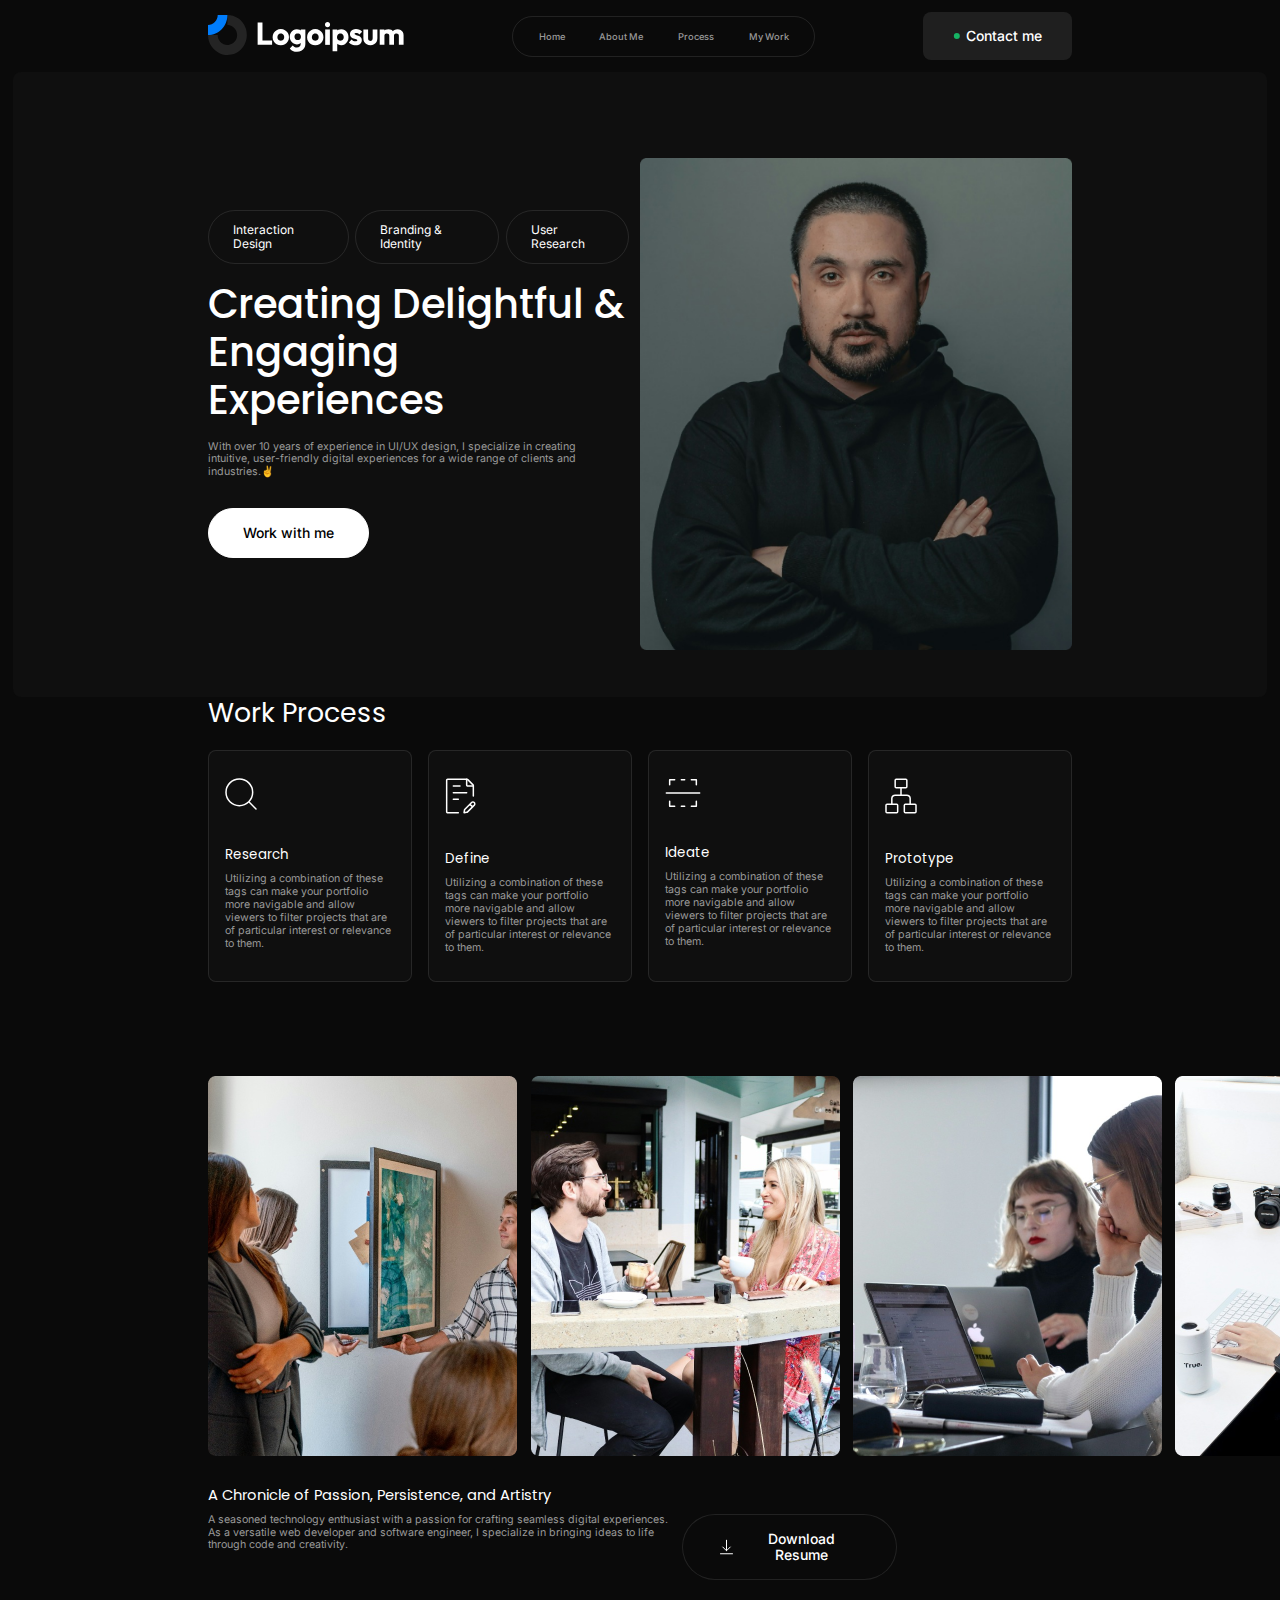
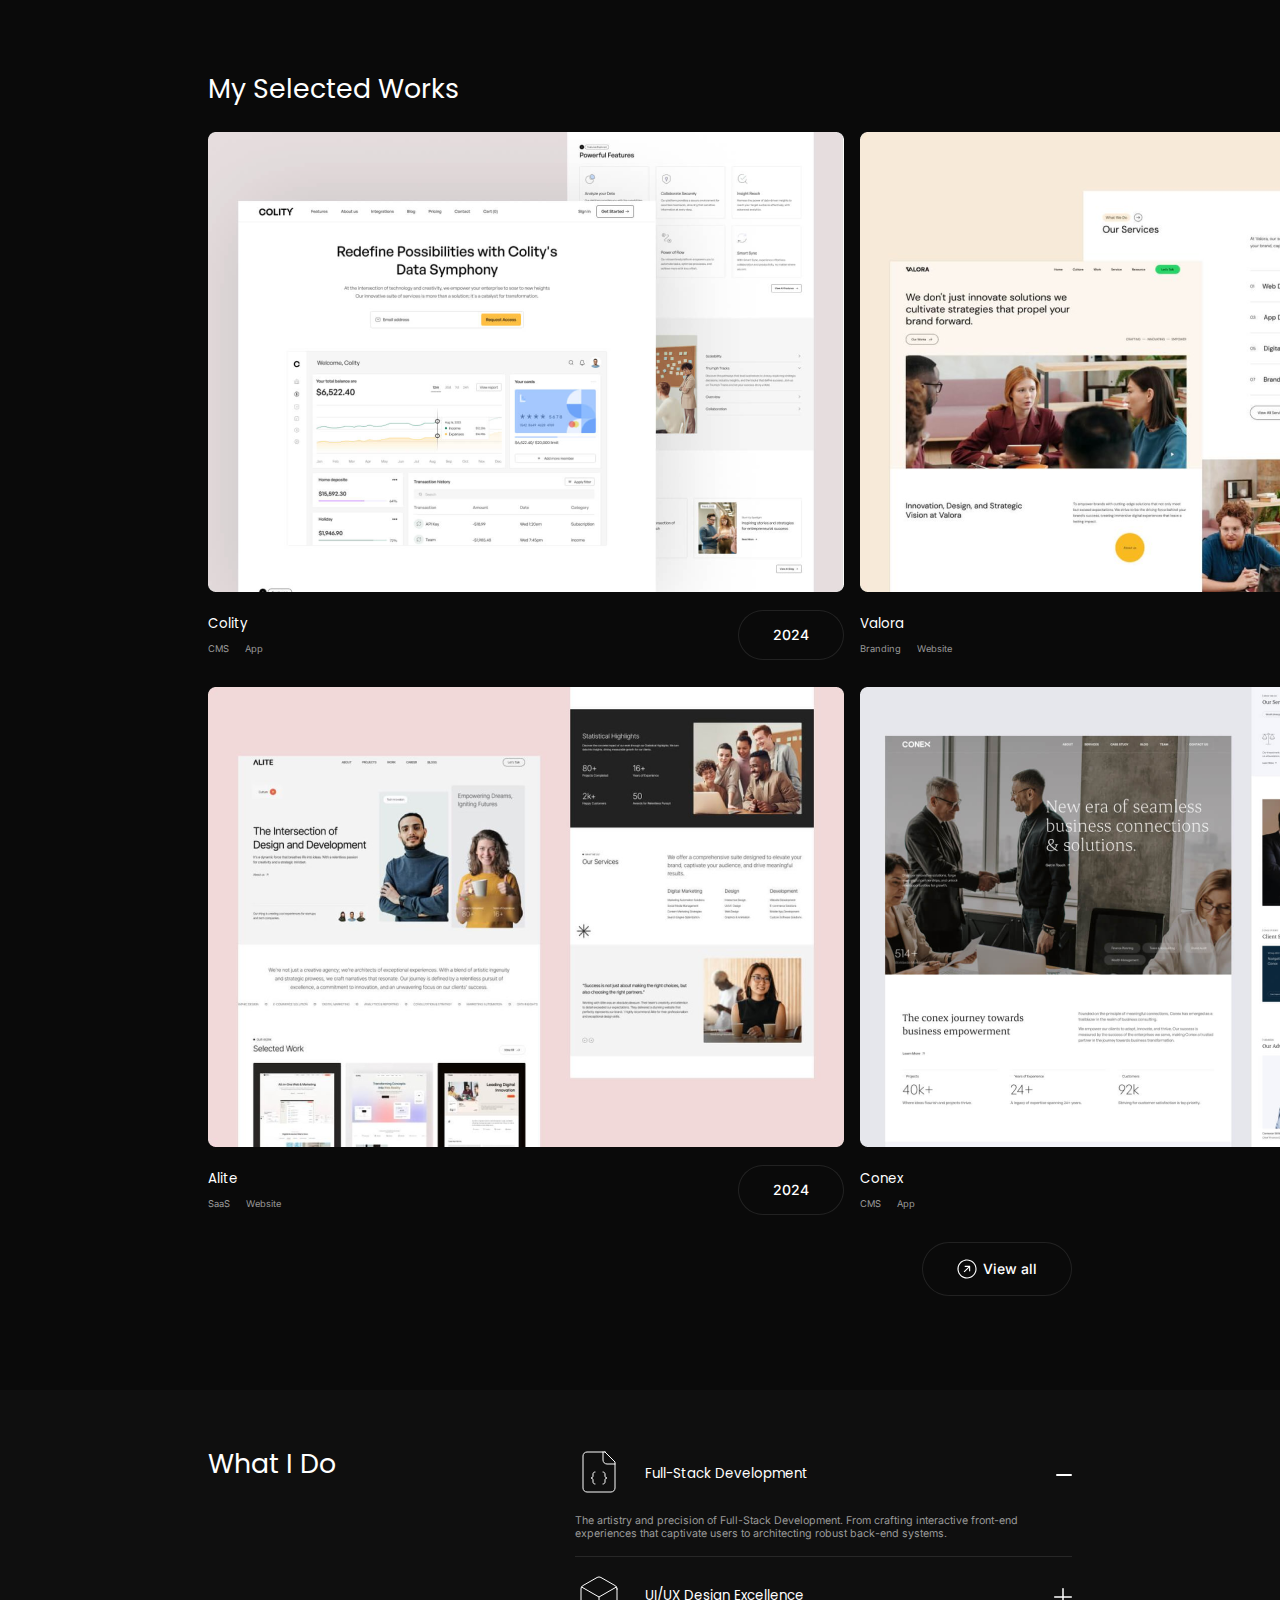
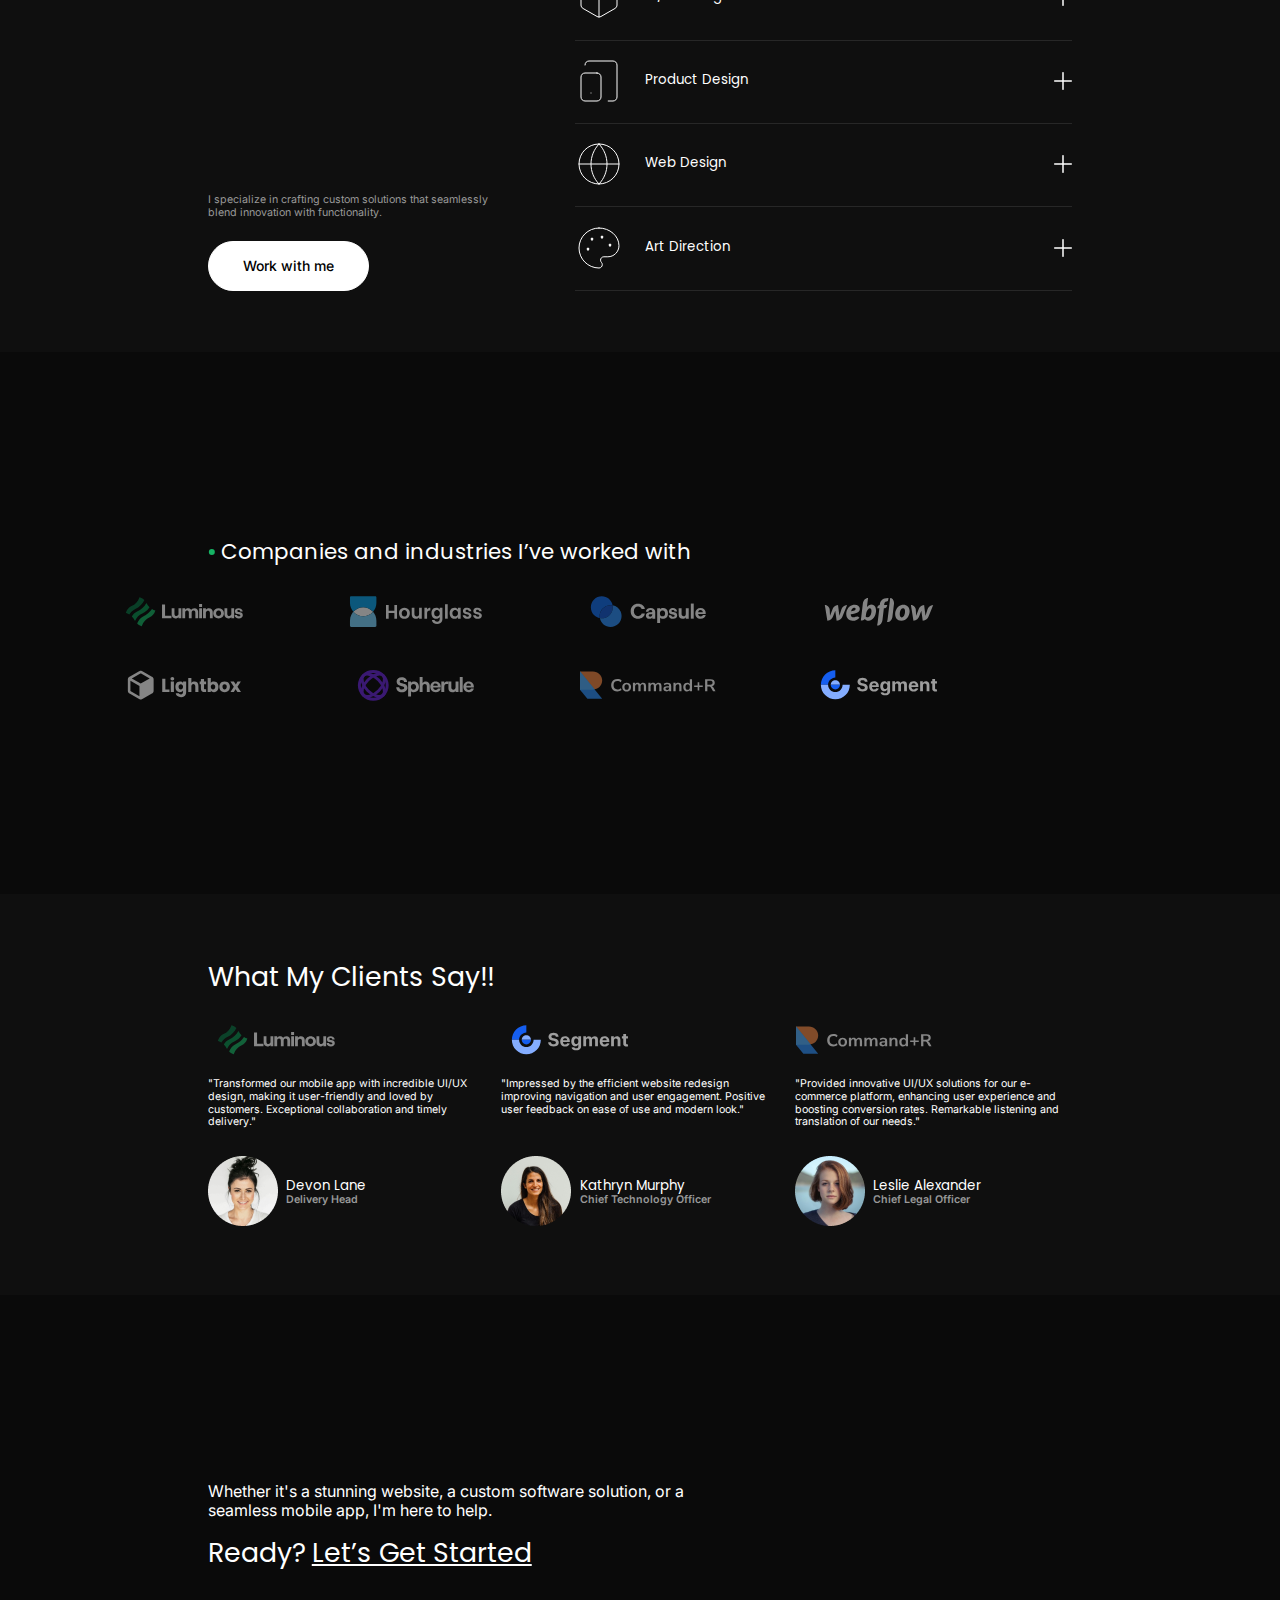
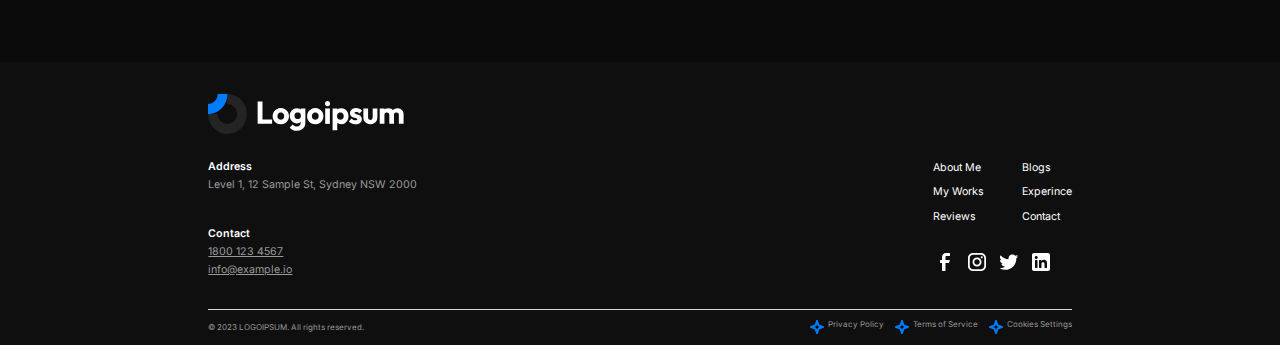
<file: pages/index.html>
<!DOCTYPE html>
<html lang="en">
  <head>
    <meta charset="UTF-8" />
    <meta name="viewport" content="width=device-width, initial-scale=1.0" />
    <title>Logoipsum</title>
    <link rel="stylesheet" href="../styles/commonStyles/main.css" />
  </head>
  <body>
    <header>
      <div class="company-logo">
        <img
          src="../assests/icon/company-logo.svg"
          alt="Logoipsum Company Logo" />
      </div>

      <nav>
        <ul>
          <li><a class="caption-2" href="#">Home</a></li>
          <li><a class="caption-2" href="./about-us.html">About Me</a></li>
          <li><a class="caption-2" href="#">Process</a></li>
          <li><a class="caption-2" href="#">My Work</a></li>
        </ul>
      </nav>

      <div class="contact-navigation">
        <a class="btn btn-dark" href="#">
          <img
            src="../assests/icon/navigation-dot-icon.svg"
            alt="Green Icon" />Contact me</a
        >
      </div>
    </header>
    <div class="hero-wrapper">
      <section class="hero-section">
        <div class="profile-details">
          <div class="profile-content">
            <div class="chip-container">
              <p class="chip chip-btn">Interaction Design</p>

              <p class="chip chip-btn">Branding & Identity</p>

              <p class="chip chip-btn">User Research</p>
            </div>
            <div class="hero-title">
              <h1 class="h1">Creating Delightful & Engaging Experiences</h1>
              <p class="p3">
                With over 10 years of experience in UI/UX design, I specialize
                in creating intuitive, user-friendly digital experiences for a
                wide range of clients and industries.✌
              </p>
            </div>
          </div>
          <div class="hero-action">
            <button class="btn-white-medium">Work with me</button>
          </div>
        </div>

        <img
          class="profile-photo"
          src="../assests/image/hero-img.png"
          alt="Profile Image" />
      </section>
    </div>

    <main>
      <section class="work-process-container">
        <h2 class="h3">Work Process</h2>
        <div class="card-container">
          <div class="card">
            <div class="process-img">
              <img
                src="../assests/icon/work-process-reseach-icon.svg"
                alt="Research-img" />
            </div>
            <div class="process-details">
              <h3 class="h6">Research</h3>
              <p class="p3">
                Utilizing a combination of these tags can make your portfolio
                more navigable and allow viewers to filter projects that are of
                particular interest or relevance to them.
              </p>
            </div>
          </div>

          <div class="card">
            <div class="process-img">
              <img
                src="../assests/icon/work-process-define-icon.svg"
                alt="Define-img" />
            </div>
            <div class="process-details">
              <h3 class="h6">Define</h3>
              <p class="p3">
                Utilizing a combination of these tags can make your portfolio
                more navigable and allow viewers to filter projects that are of
                particular interest or relevance to them.
              </p>
            </div>
          </div>

          <div class="card">
            <div class="process-img">
              <img
                src="../assests/icon/work-process-ideate-icon.svg"
                alt="Define-img" />
            </div>
            <div class="process-details">
              <h3 class="h6">Ideate</h3>
              <p class="p3">
                Utilizing a combination of these tags can make your portfolio
                more navigable and allow viewers to filter projects that are of
                particular interest or relevance to them.
              </p>
            </div>
          </div>

          <div class="card">
            <div class="process-img">
              <img
                src="../assests/icon/work-process-prototype-icon.svg"
                alt="Define-img" />
            </div>
            <div class="process-details">
              <h3 class="h6">Prototype</h3>
              <p class="p3">
                Utilizing a combination of these tags can make your portfolio
                more navigable and allow viewers to filter projects that are of
                particular interest or relevance to them.
              </p>
            </div>
          </div>
        </div>
      </section>

      <section class="passion-container">
        <div class="our-work">
          <div class="meeting card-img">
            <img src="../assests/image/passion-img-1.png" alt="Meeting Image" />
          </div>

          <div class="client-relation card-img">
            <img
              src="../assests/image/passion-img-2.png"
              alt="Client Relation Bulding" />
          </div>

          <div class="work-culture">
            <img
              src="../assests/image/passion-img-3.png"
              alt="Our Work Culture" />
          </div>
          <div class="work-dedication">
            <img
              src="../assests/image/passion-img-4.png"
              alt="Work dedication" />
          </div>
        </div>

        <div class="passion-details">
          <div class="passion-title">
            <h4 class="h5">
              A Chronicle of Passion, Persistence, and Artistry
            </h4>
          </div>
          <div class="about-me">
            <p class="p3">
              A seasoned technology enthusiast with a passion for crafting
              seamless digital experiences. As a versatile web developer and
              software engineer, I specialize in bringing ideas to life through
              code and creativity.
            </p>
            <div class="resume-download-action">
              <button class="btn-dark-medium btn">
                <img
                  src="../assests/icon/download-icon.svg"
                  alt="Dowload Icon" />Download Resume
              </button>
            </div>
          </div>
        </div>
      </section>

      <section class="my-selected-work">
        <h3 class="h3">My Selected Works</h3>
        <div class="work-container">
          <div class="project-card colity">
            <div class="project-img">
              <img
                src="../assests/image/my-selected-work-colity.png"
                alt="Colity Project Image" />
            </div>
            <div class="project-details-container">
              <div class="project-details">
                <div class="project-name">
                  <h4 class="h6">Colity</h4>
                </div>
                <div class="project-domian">
                  <p class="project-type caption-1">CMS</p>
                  <p class="platform caption-1">App</p>
                </div>
              </div>
              <div class="btn btn-dark-medium"><p>2024</p></div>
            </div>
          </div>

          <div class="project-card valora">
            <div class="project-img">
              <img
                src="../assests/image/my-selected-work-valora.png"
                alt="Valora Project Image" />
            </div>
            <div class="project-details-container">
              <div class="project-details">
                <div class="project-name">
                  <h4 class="h6">Valora</h4>
                </div>
                <div class="project-domian">
                  <p class="project-type caption-1">Branding</p>
                  <p class="platform caption-1">Website</p>
                </div>
              </div>
              <div class="btn btn-dark-medium"><p>2024</p></div>
            </div>
          </div>

          <div class="project-card alite">
            <div class="project-img">
              <img
                src="../assests/image/my-selected-work-alite.png"
                alt="Alite Project Image" />
            </div>
            <div class="project-details-container">
              <div class="project-details">
                <div class="project-name">
                  <h4 class="h6">Alite</h4>
                </div>
                <div class="project-domian">
                  <p class="project-type caption-1">SaaS</p>
                  <p class="platform caption-1">Website</p>
                </div>
              </div>
              <div class="btn btn-dark-medium"><p>2024</p></div>
            </div>
          </div>

          <div class="project-card conex">
            <div class="project-img">
              <img
                src="../assests/image/my-selected-work-conex.png"
                alt="Conex Project Image" />
            </div>
            <div class="project-details-container">
              <div class="project-details">
                <div class="project-name">
                  <h4 class="h6">Conex</h4>
                </div>
                <div class="project-domian">
                  <p class="project-type caption-1">CMS</p>
                  <p class="platform caption-1">App</p>
                </div>
              </div>
              <div class="btn btn-dark-medium"><p>2024</p></div>
            </div>
          </div>
        </div>

        <div class="our-projects-action">
          <button class="btn-dark-medium btn">
            <img src="../assests/icon/right-arrow.svg" alt="Right Arrow" />View
            all
          </button>
        </div>
      </section>

      <section class="expertise">
        <div class="expertise-container">
          <h3 class="h3">What I Do</h3>

          <div class="our-service">
            <p class="p3">
              I specialize in crafting custom solutions that seamlessly blend
              innovation with functionality.
            </p>

            <button class="btn btn-white-medium work-with-me">
              Work with me
            </button>
          </div>
        </div>
        <div class="my-skills">
          <div class="skill-title full-stack-development">
            <div class="skill-wrapper">
              <div class="skill-img">
                <img
                  src="../assests/icon/full-stack-development-icon.svg"
                  alt="Full stack Dveloment" />
              </div>
              <div class="skill-details">
                <div class="skill-heading">
                  <h4 class="h6">Full-Stack Development</h4>
                </div>
                <div class="drop-down">
                  <img src="../assests/icon/hyfen-icon.svg" alt="hyfen icon" />
                </div>
              </div>
            </div>
            <div class="skill-description">
              <p class="p3">
                The artistry and precision of Full-Stack Development. From
                crafting interactive front-end experiences that captivate users
                to architecting robust back-end systems.
              </p>
            </div>
          </div>

          <div class="skill-title ui-ux-design">
            <div class="skill-wrapper">
              <div class="skill-img">
                <img
                  src="../assests/icon/ui&ux-design-icon.svg"
                  alt="UI/UX Design Excellence Icon" />
              </div>
              <div class="skill-details">
                <div class="skill-heading">
                  <h4 class="h6">UI/UX Design Excellence</h4>
                </div>
                <div class="drop-down">
                  <img src="../assests/icon/plus-icon.svg" alt="Plus icon" />
                </div>
              </div>
            </div>
          </div>

          <div class="skill-title product-design">
            <div class="skill-wrapper">
              <div class="skill-img">
                <img
                  src="../assests/icon/product-design.svg"
                  alt="Product Design Icon" />
              </div>
              <div class="skill-details">
                <div class="skill-heading">
                  <h4 class="h6">Product Design</h4>
                </div>
                <div class="drop-down">
                  <img src="../assests/icon/plus-icon.svg" alt="Plus icon" />
                </div>
              </div>
            </div>
          </div>

          <div class="skill-title web-design">
            <div class="skill-wrapper">
              <div class="skill-img">
                <img
                  src="../assests/icon/web-design.svg"
                  alt="Web Design Icon" />
              </div>
              <div class="skill-details">
                <div class="skill-heading">
                  <h4 class="h6">Web Design</h4>
                </div>
                <div class="drop-down">
                  <img src="../assests/icon/plus-icon.svg" alt="Plus icon" />
                </div>
              </div>
            </div>
          </div>

          <div class="skill-title art-direction">
            <div class="skill-wrapper">
              <div class="skill-img">
                <img
                  src="../assests/icon/art-direction-icon.svg"
                  alt="Art Direction Icon" />
              </div>
              <div class="skill-details">
                <div class="skill-heading">
                  <h4 class="h6">Art Direction</h4>
                </div>
                <div class="drop-down">
                  <img src="../assests/icon/plus-icon.svg" alt="Plus icon" />
                </div>
              </div>
            </div>
          </div>
        </div>
      </section>

      <section class="my-clients">
        <div class="clients-heading">
          <img src="../assests/icon/navigation-dot-icon.svg" alt="" />
          <h4 class="h4">Companies and industries I’ve worked with</h4>
        </div>

        <div class="work-with-companies">
          <div class="client-company-logo">
            <img
              src="../assests/icon/luminous-company-icon.svg"
              alt="Luminous Company Logo" />
          </div>

          <div class="client-company-logo">
            <img
              src="../assests/icon/hourglass-company-icon.svg"
              alt="Hourglass Company Logo" />
          </div>

          <div class="client-company-logo">
            <img
              src="../assests/icon/capsule-company-icon.svg"
              alt="Capsule Company Logo" />
          </div>

          <div class="client-company-logo">
            <img
              src="../assests/icon/webflow-company-icon.svg"
              alt="Webflow Company Logo" />
          </div>

          <div class="client-company-logo">
            <img
              src="../assests/icon/lightbox-comapny-icon.svg"
              alt="LightBox Company Logo" />
          </div>

          <div class="client-company-logo">
            <img
              src="../assests/icon/spherule-company-icon.svg"
              alt="Spherule Company Logo" />
          </div>

          <div class="client-company-logo">
            <img
              src="../assests/icon/commandplusr-company-icon.svg"
              alt="Command+R Company Logo" />
          </div>

          <div class="client-company-logo">
            <img
              src="../assests/icon/segment-company-icon.svg"
              alt="Segment Company Logo" />
          </div>
        </div>
      </section>

      <section class="testimonial">
        <h3 class="h3">What My Clients Say!!</h3>

        <div class="feedback-container">
          <div class="client-testimonial-card">
            <div class="feedback-of-client">
              <div class="client-logo">
                <img
                  src="../assests/icon/luminous-company-icon.svg"
                  alt="Luminous Company Logo" />
              </div>
              <div class="review">
                <p class="p3">
                  "Transformed our mobile app with incredible UI/UX design,
                  making it user-friendly and loved by customers. Exceptional
                  collaboration and timely delivery."
                </p>
              </div>
            </div>
            <div class="client-profile">
              <div class="client-photo">
                <img src="../assests/image/devon lane.png" alt="Client Image" />
              </div>
              <div class="client-details">
                <h6 class="h6">Devon Lane</h6>
                <p class="p4">Delivery Head</p>
              </div>
            </div>
          </div>

          <div class="client-testimonial-card">
            <div class="feedback-of-client">
              <div class="client-logo">
                <img
                  src="../assests/icon/segment-company-icon.svg"
                  alt="Segment Company Logo" />
              </div>
              <div class="review">
                <p class="p3">
                  "Impressed by the efficient website redesign improving
                  navigation and user engagement. Positive user feedback on ease
                  of use and modern look."
                </p>
              </div>
            </div>
            <div class="client-profile">
              <div class="client-photo">
                <img
                  src="../assests/image/kathryn murphy client.png"
                  alt="Client Image" />
              </div>
              <div class="client-details">
                <h6 class="h6">Kathryn Murphy</h6>
                <p class="p4">Chief Technology Officer</p>
              </div>
            </div>
          </div>

          <div class="client-testimonial-card">
            <div class="feedback-of-client">
              <div class="client-logo">
                <img
                  src="../assests/icon/commandplusr-company-icon.svg"
                  alt="commandplusr-company-icon Company Logo" />
              </div>
              <div class="review">
                <p class="p3">
                  "Provided innovative UI/UX solutions for our e-commerce
                  platform, enhancing user experience and boosting conversion
                  rates. Remarkable listening and translation of our needs."
                </p>
              </div>
            </div>
            <div class="client-profile">
              <div class="client-photo">
                <img
                  src="../assests/image/leslie alexander-client.png"
                  alt="Client Image" />
              </div>
              <div class="client-details">
                <h6 class="h6">Leslie Alexander</h6>
                <p class="p4">Chief Legal Officer</p>
              </div>
            </div>
          </div>
        </div>
      </section>

      <section class="lets-get-start">
        <div class="help-block">
          <p class="p1">
            Whether it's a stunning website, a custom software solution, or a
            seamless mobile app, I'm here to help.
          </p>

          <h3 class="h3">
            Ready?<span><a href="#">Let’s Get Started</a></span>
          </h3>
        </div>
      </section>
    </main>

    <footer>
      <div class="footer-top-content">
        <div class="footer-logo">
          <img
            src="../assests/icon/company-logo.svg"
            alt="Logoipsum Company Logo" />
        </div>
        <div class="persnoal-information">
          <div class="persnoal-contact-information">
            <div class="address">
              <h4 class="p4">Address</h4>
              <p class="p3">Level 1, 12 Sample St, Sydney NSW 2000</p>
            </div>
            <div class="contact-info">
              <h4 class="p4">Contact</h4>
              <a href="#" class="p3 mobile-no">1800 123 4567</a>
              <a href="#" class="p3 email">info@example.io</a>
            </div>
          </div>
          <div class="persnoal-navigation">
            <div class="personal-navigation-link">
              <ul>
                <li><a class="p3" href="#">About Me</a></li>
                <li><a class="p3" href="#">My Works</a></li>
                <li><a class="p3" href="#">Reviews</a></li>
              </ul>

              <ul>
                <li><a class="p3" href="#">Blogs</a></li>
                <li><a class="p3" href="#">Experince</a></li>
                <li><a class="p3" href="#">Contact</a></li>
              </ul>
            </div>

            <div class="social-media-platform">
              <a href="#"
                ><img src="../assests/icon/facebook-icon.svg" alt="Facebook"
              /></a>
              <a href="#"
                ><img src="../assests/icon/instagram-icon.svg" alt="Instgram"
              /></a>
              <a href="#"
                ><img src="../assests/icon/twitter-icon.svg" alt="Twitter"
              /></a>
              <a href="#"
                ><img src="../assests/icon/linkedin-icon.svg" alt="Linkedin"
              /></a>
            </div>
          </div>
        </div>
      </div>
      <div class="footer-bottom-content">
        <div class="copyrights">
          <p class="caption-3">© 2023 LOGOIPSUM. All rights reserved.</p>
        </div>
        <div class="our-policy">
          <a class="caption-3" href="#"
            ><img src="../assests/icon/footer-star-icon.svg" alt="" />Privacy
            Policy</a
          >
          <a class="caption-3" href="#"
            ><img src="../assests/icon/footer-star-icon.svg" alt="" />Terms of
            Service</a
          >
          <a class="caption-3" href="#"
            ><img src="../assests/icon/footer-star-icon.svg " alt="" />Cookies
            Settings</a
          >
        </div>
      </div>
    </footer>
  </body>
</html>
</file>
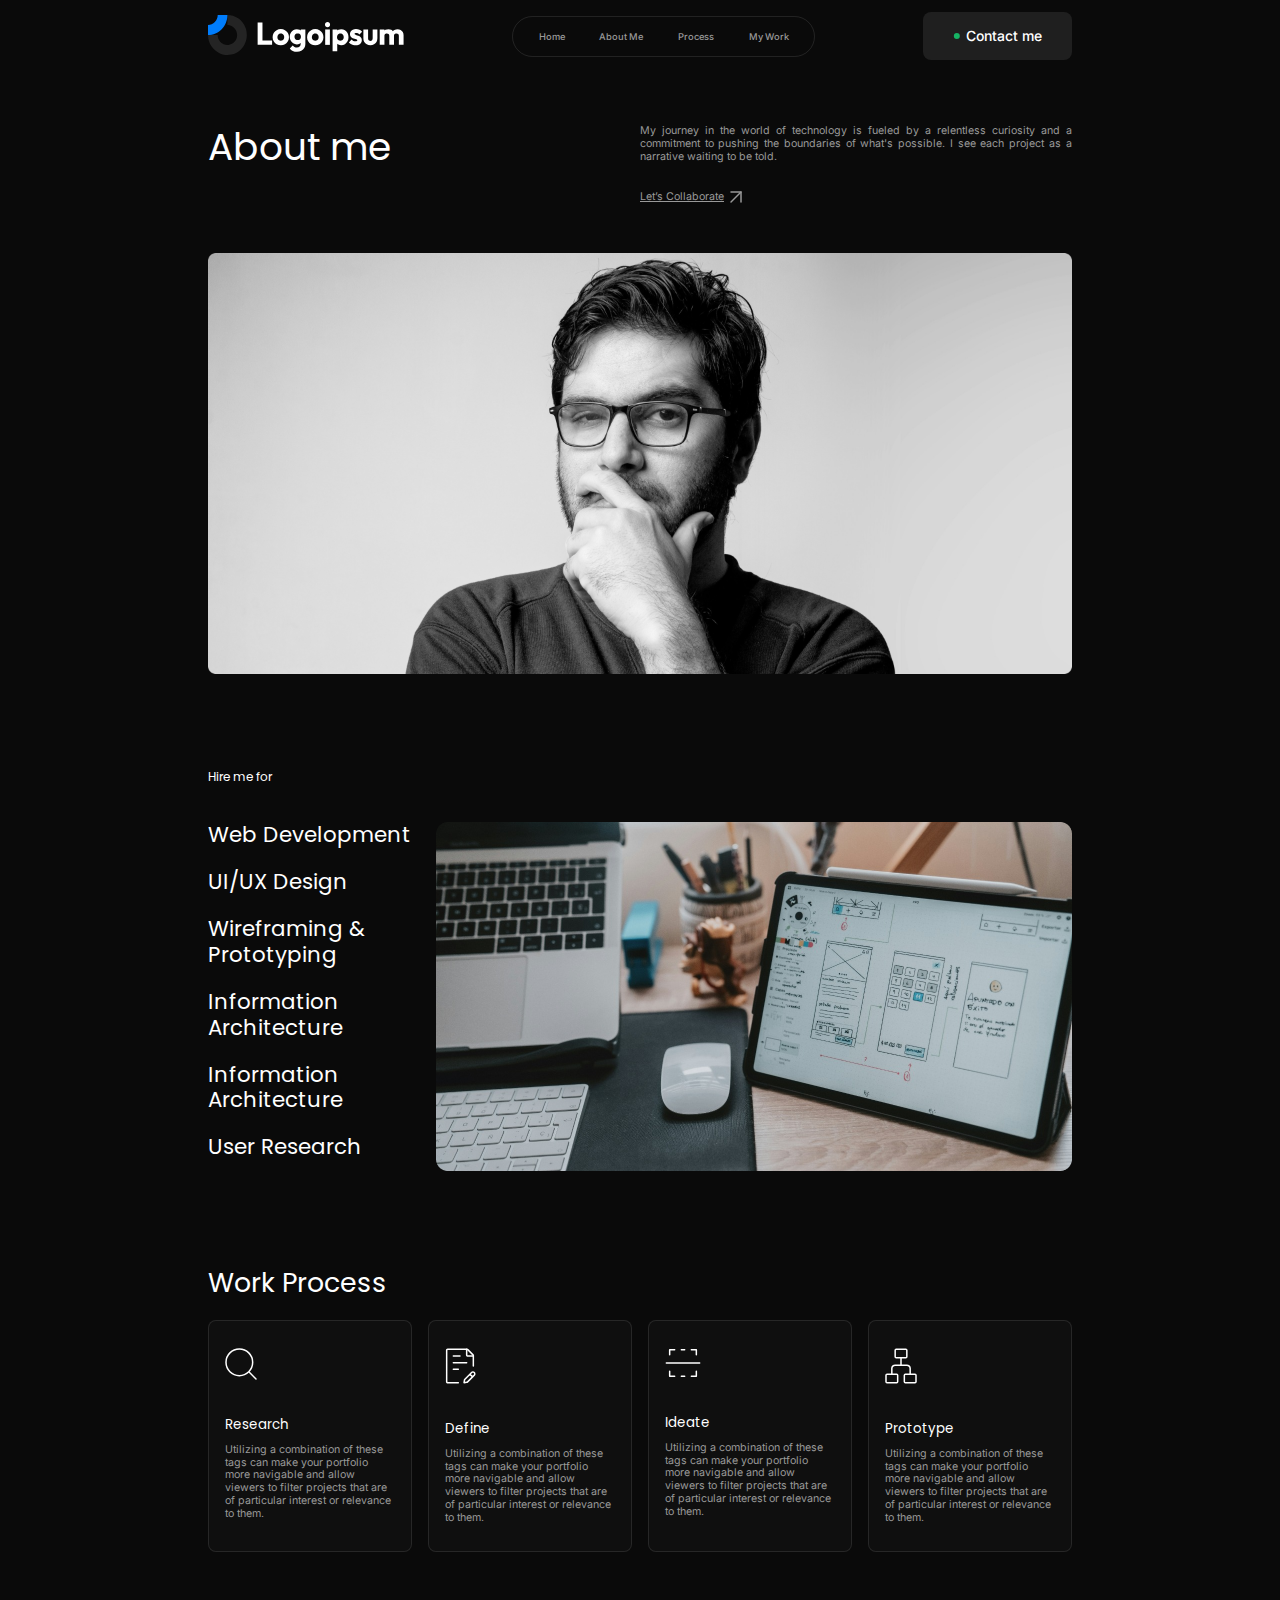
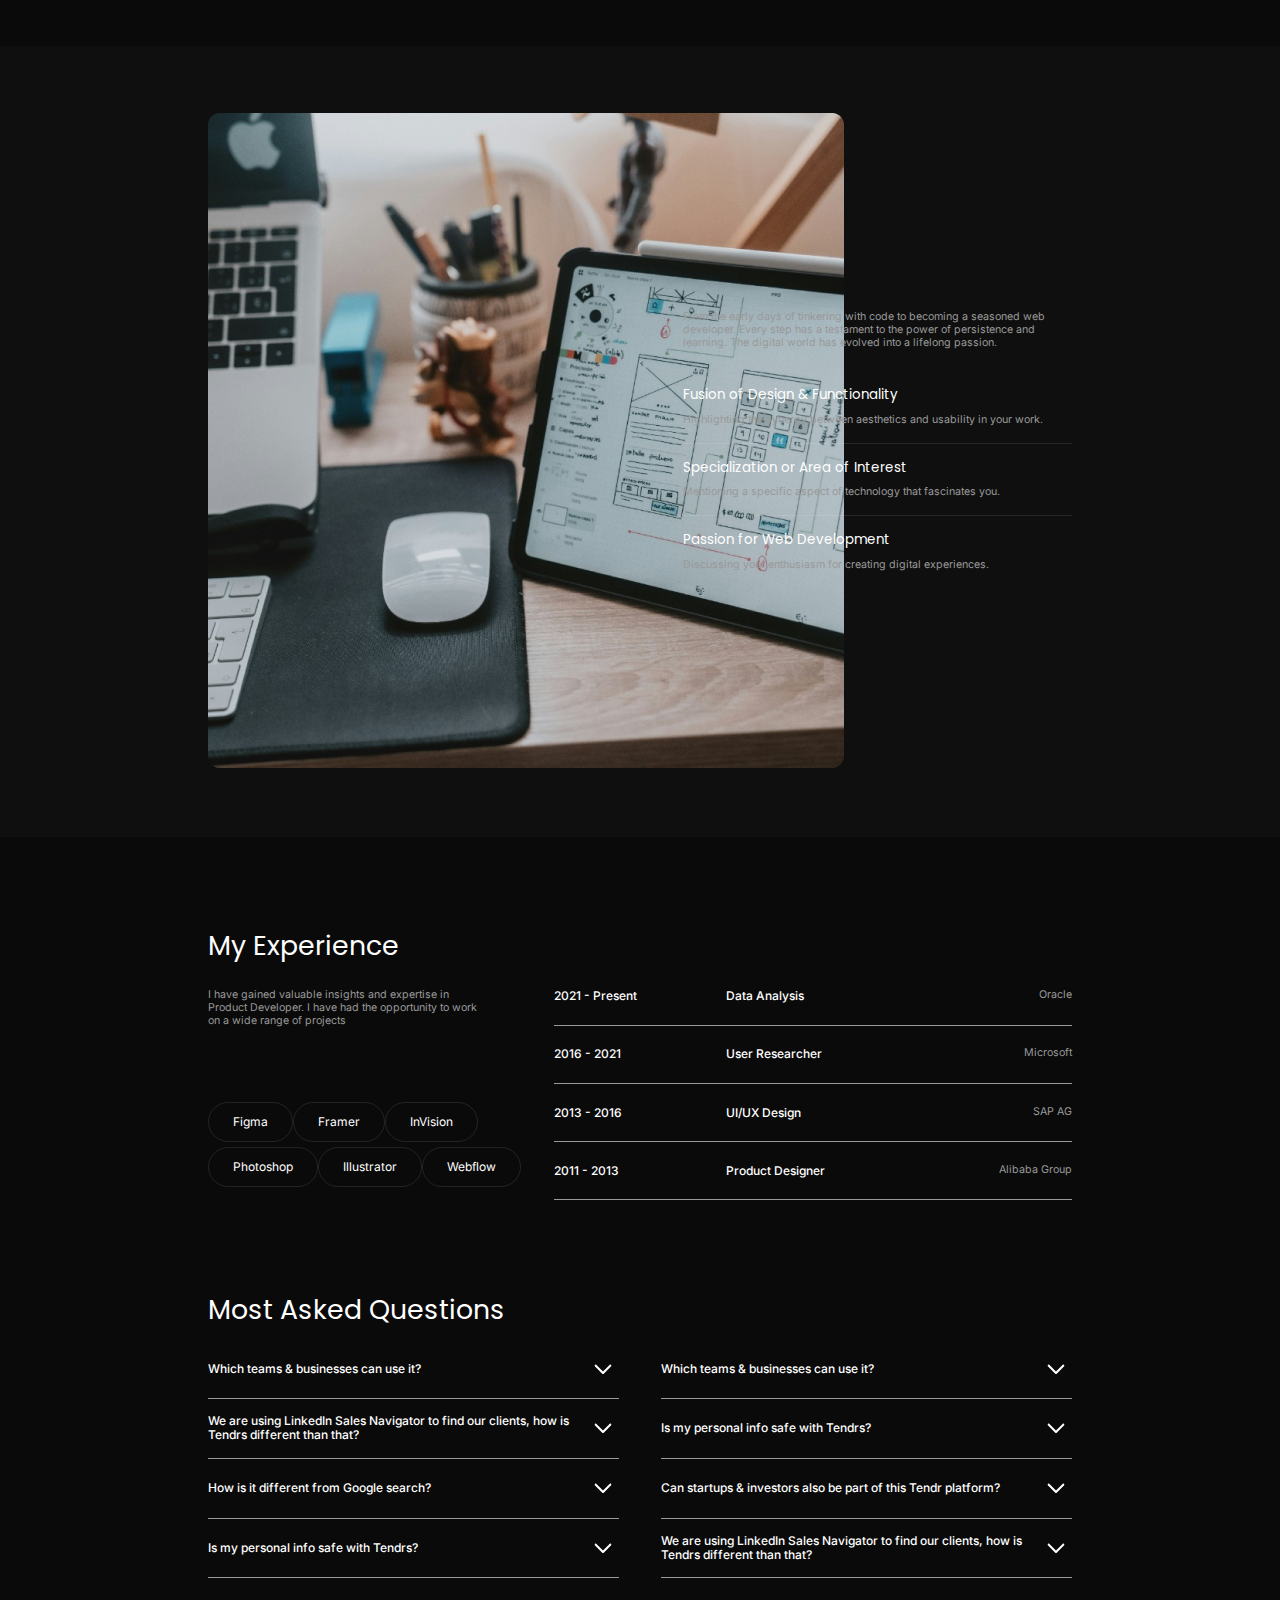
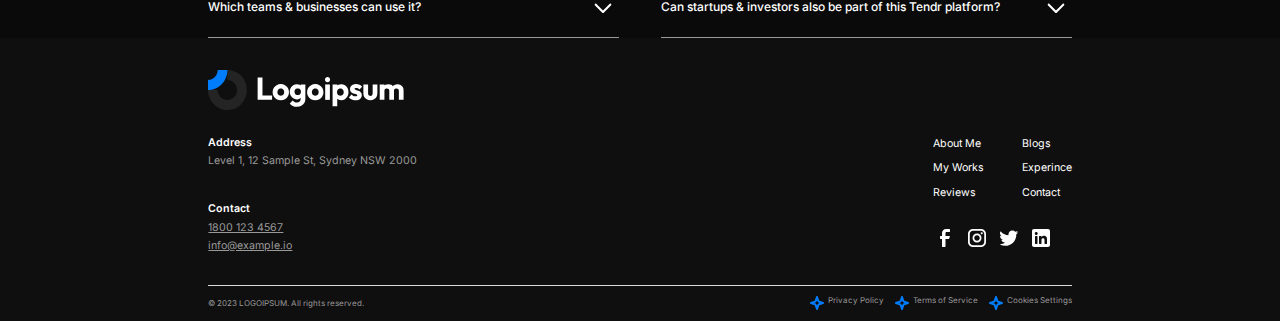
<file: pages/about-us.html>
<!DOCTYPE html>
<html lang="en">
  <head>
    <meta charset="UTF-8" />
    <meta name="viewport" content="width=device-width, initial-scale=1.0" />
    <title>About Us</title>
    <link rel="stylesheet" href="../styles/commonStyles/main.css" />
  </head>
  <body>
    <header>
      <div class="company-logo">
        <img
          src="../assests/icon/company-logo.svg"
          alt="Logoipsum Company Logo" />
      </div>

      <nav>
        <ul>
          <li><a class="caption-2" href="./index.html">Home</a></li>
          <li><a class="caption-2" href="./about-us.html">About Me</a></li>
          <li><a class="caption-2" href="#">Process</a></li>
          <li><a class="caption-2" href="#">My Work</a></li>
        </ul>
      </nav>

      <div class="contact-navigation">
        <a class="btn btn-dark" href="#">
          <img
            src="../assests/icon/navigation-dot-icon.svg"
            alt="Green Icon" />Contact me</a
        >
      </div>
    </header>
    <main>
      <section class="about-me-section">
        <div class="about-me-content">
          <h1 class="h2">About me</h1>
          <div class="collaboration-block">
            <p class="p3">
              My journey in the world of technology is fueled by a relentless
              curiosity and a commitment to pushing the boundaries of what's
              possible. I see each project as a narrative waiting to be told.
            </p>

            <p>
              <a class="p3" href="#">Let’s Collaborate</a
              ><img
                src="../assests/icon/about-me-arrow-icom.svg"
                alt="Arrow Icon" />
            </p>
          </div>
        </div>
        <div class="about-me-img">
          <img src="../assests/image/about-me-img.png" alt="About me Image" />
        </div>
      </section>

      <section class="hire-me-section">
        <h3 class="p0">Hire me for</h3>

        <div class="my-experties">
          <div class="domains">
            <h4 class="h4">Web Development</h4>
            <h4 class="h4">UI/UX Design</h4>
            <h4 class="h4">Wireframing & Prototyping</h4>
            <h4 class="h4">Information Architecture</h4>
            <h4 class="h4">Information Architecture</h4>
            <h4 class="h4">User Research</h4>
          </div>
          <div class="hire-me-section-img">
            <img
              src="../assests/image/hire-me-section-img.png"
              alt="Hire me image" />
          </div>
        </div>
      </section>

      <section class="work-process-container">
        <h2 class="h3">Work Process</h2>
        <div class="card-container">
          <div class="card">
            <div class="process-img">
              <img
                src="../assests/icon/work-process-reseach-icon.svg"
                alt="Research-img" />
            </div>
            <div class="process-details">
              <h3 class="h6">Research</h3>
              <p class="p3">
                Utilizing a combination of these tags can make your portfolio
                more navigable and allow viewers to filter projects that are of
                particular interest or relevance to them.
              </p>
            </div>
          </div>

          <div class="card">
            <div class="process-img">
              <img
                src="../assests/icon/work-process-define-icon.svg"
                alt="Define-img" />
            </div>
            <div class="process-details">
              <h3 class="h6">Define</h3>
              <p class="p3">
                Utilizing a combination of these tags can make your portfolio
                more navigable and allow viewers to filter projects that are of
                particular interest or relevance to them.
              </p>
            </div>
          </div>

          <div class="card">
            <div class="process-img">
              <img
                src="../assests/icon/work-process-ideate-icon.svg"
                alt="Define-img" />
            </div>
            <div class="process-details">
              <h3 class="h6">Ideate</h3>
              <p class="p3">
                Utilizing a combination of these tags can make your portfolio
                more navigable and allow viewers to filter projects that are of
                particular interest or relevance to them.
              </p>
            </div>
          </div>

          <div class="card">
            <div class="process-img">
              <img
                src="../assests/icon/work-process-prototype-icon.svg"
                alt="Define-img" />
            </div>
            <div class="process-details">
              <h3 class="h6">Prototype</h3>
              <p class="p3">
                Utilizing a combination of these tags can make your portfolio
                more navigable and allow viewers to filter projects that are of
                particular interest or relevance to them.
              </p>
            </div>
          </div>
        </div>
      </section>

      <section class="key-points-container">
        <div class="key-points-img">
          <img
            src="../assests/image/key-points-img.png"
            alt="Key Points Image" />
        </div>

        <div class="key-points">
          <div class="aim">
            <p class="p3">
              From the early days of tinkering with code to becoming a seasoned
              web developer. Every step has a testament to the power of
              persistence and learning. The digital world has evolved into a
              lifelong passion.
            </p>
          </div>

          <div class="values-container">
            <div class="functionality value-block">
              <h4 class="h6">Fusion of Design & Functionality</h4>
              <p class="p3">
                Highlighting the synergy between aesthetics and usability in
                your work.
              </p>
            </div>
            <div class="area-of-interest value-block">
              <h4 class="h6">Specialization or Area of Interest</h4>
              <p class="p3">
                Mentioning a specific aspect of technology that fascinates you.
              </p>
            </div>
            <div class="passion-in-web value-block">
              <h4 class="h6">Passion for Web Development</h4>
              <p class="p3">
                Discussing your enthusiasm for creating digital experiences.
              </p>
            </div>
          </div>
        </div>
      </section>

      <section class="my-experince-block">
        <h3 class="h3">My Experience</h3>
        <div class="about-experties">
          <div class="experince-details">
            <p class="p3">
              I have gained valuable insights and expertise in Product
              Developer. I have had the opportunity to work on a wide range of
              projects
            </p>

            <div class="editors-container">
              <div class="editor-block-1">
                <p class="chip-btn btn">Figma</p>
                <p class="chip-btn btn">Framer</p>
                <p class="chip-btn btn">InVision</p>
              </div>

              <div class="editor-block-2">
                <p class="chip-btn btn">Photoshop</p>
                <p class="chip-btn btn">Illustrator</p>
                <p class="chip-btn btn">Webflow</p>
              </div>
            </div>
          </div>

          <div class="achivements-conatainer">
            <div class="milestone-1 achivments">
              <p class="year p2">2021 - Present</p>
              <p class="technology p2">Data Analysis</p>
              <p class="oragnization p3">Oracle</p>
            </div>

            <div class="milestone-2 achivments">
              <p class="year p2">2016 - 2021</p>
              <p class="technology p2">User Researcher</p>
              <p class="oragnization p3">Microsoft</p>
            </div>

            <div class="milestone-3 achivments">
              <p class="year p2">2013 - 2016</p>
              <p class="technology p2">UI/UX Design</p>
              <p class="oragnization p3">SAP AG</p>
            </div>

            <div class="milestone-4 achivments">
              <p class="year p2">2011 - 2013</p>
              <p class="technology p2">Product Designer</p>
              <p class="oragnization p3">Alibaba Group</p>
            </div>
          </div>
        </div>
      </section>

      <section class="most-asked-question">
        <h3>Most Asked Questions</h3>
        <div class="question-lists">
          <div class="question-list-1">
            <div class="question q1">
              <p class="p2">Which teams & businesses can use it?</p>
              <img
                src="../assests/icon/asked-question-arrow-icon.svg"
                alt="Down Arrow Image" />
            </div>
            <div class="question q2">
              <p class="p2">
                We are using LinkedIn Sales Navigator to find our clients, how
                is Tendrs different than that?
              </p>
              <img
                src="../assests/icon/asked-question-arrow-icon.svg"
                alt="Down Arrow Image" />
            </div>
            <div class="question q3">
              <p class="p2">How is it different from Google search?</p>
              <img
                src="../assests/icon/asked-question-arrow-icon.svg"
                alt="Down Arrow Image" />
            </div>
            <div class="question q4">
              <p class="p2">Is my personal info safe with Tendrs?</p>
              <img
                src="../assests/icon/asked-question-arrow-icon.svg"
                alt="Down Arrow Image" />
            </div>
            <div class="question q5">
              <p class="p2">Which teams & businesses can use it?</p>
              <img
                src="../assests/icon/asked-question-arrow-icon.svg"
                alt="Down Arrow Image" />
            </div>
          </div>
          <div class="question-list-2">
            <div class="question q1">
              <p class="p2">Which teams & businesses can use it?</p>
              <img
                src="../assests/icon/asked-question-arrow-icon.svg"
                alt="Down Arrow Image" />
            </div>
            <div class="question q2">
              <p class="p2">Is my personal info safe with Tendrs?</p>
              <img
                src="../assests/icon/asked-question-arrow-icon.svg"
                alt="Down Arrow Image" />
            </div>
            <div class="question q3">
              <p class="p2">
                Can startups & investors also be part of this Tendr platform?
              </p>
              <img
                src="../assests/icon/asked-question-arrow-icon.svg"
                alt="Down Arrow Image" />
            </div>
            <div class="question q4">
              <p class="p2">
                We are using LinkedIn Sales Navigator to find our clients, how
                is Tendrs different than that?
              </p>
              <img
                src="../assests/icon/asked-question-arrow-icon.svg"
                alt="Down Arrow Image" />
            </div>
            <div class="question q5">
              <p class="p2">
                Can startups & investors also be part of this Tendr platform?
              </p>
              <img
                src="../assests/icon/asked-question-arrow-icon.svg"
                alt="Down Arrow Image" />
            </div>
          </div>
        </div>
      </section>
    </main>
    <footer>
      <div class="footer-top-content">
        <div class="footer-logo">
          <img
            src="../assests/icon/company-logo.svg"
            alt="Logoipsum Company Logo" />
        </div>
        <div class="persnoal-information">
          <div class="persnoal-contact-information">
            <div class="address">
              <h4 class="p4">Address</h4>
              <p class="p3">Level 1, 12 Sample St, Sydney NSW 2000</p>
            </div>
            <div class="contact-info">
              <h4 class="p4">Contact</h4>
              <a href="#" class="p3 mobile-no">1800 123 4567</a>
              <a href="#" class="p3 email">info@example.io</a>
            </div>
          </div>
          <div class="persnoal-navigation">
            <div class="personal-navigation-link">
              <ul>
                <li><a class="p3" href="#">About Me</a></li>
                <li><a class="p3" href="#">My Works</a></li>
                <li><a class="p3" href="#">Reviews</a></li>
              </ul>

              <ul>
                <li><a class="p3" href="#">Blogs</a></li>
                <li><a class="p3" href="#">Experince</a></li>
                <li><a class="p3" href="#">Contact</a></li>
              </ul>
            </div>

            <div class="social-media-platform">
              <a href="#"
                ><img src="../assests/icon/facebook-icon.svg" alt="Facebook"
              /></a>
              <a href="#"
                ><img src="../assests/icon/instagram-icon.svg" alt="Instgram"
              /></a>
              <a href="#"
                ><img src="../assests/icon/twitter-icon.svg" alt="Twitter"
              /></a>
              <a href="#"
                ><img src="../assests/icon/linkedin-icon.svg" alt="Linkedin"
              /></a>
            </div>
          </div>
        </div>
      </div>
      <div class="footer-bottom-content">
        <div class="copyrights">
          <p class="caption-3">© 2023 LOGOIPSUM. All rights reserved.</p>
        </div>
        <div class="our-policy">
          <a class="caption-3" href="#"
            ><img src="../assests/icon/footer-star-icon.svg" alt="" />Privacy
            Policy</a
          >
          <a class="caption-3" href="#"
            ><img src="../assests/icon/footer-star-icon.svg" alt="" />Terms of
            Service</a
          >
          <a class="caption-3" href="#"
            ><img src="../assests/icon/footer-star-icon.svg " alt="" />Cookies
            Settings</a
          >
        </div>
      </div>
    </footer>
  </body>
</html>
</file>
<file: styles/commonStyles/main.css>
@import url(./reset.css);
@import url(./variable.css);
@import url(./typography.css);
@import url(./button.css);
@import url(./header.css);
@import url(./footer.css);
@import url(../home/home-main.css);
@import url(../about-us-page/about-us-main.css);
@import url(../commonStyles/common-style/common-section-style.css);

body {
  background-color: var(--color-secondary);
  color: var(--color-primary);
}
</file>
